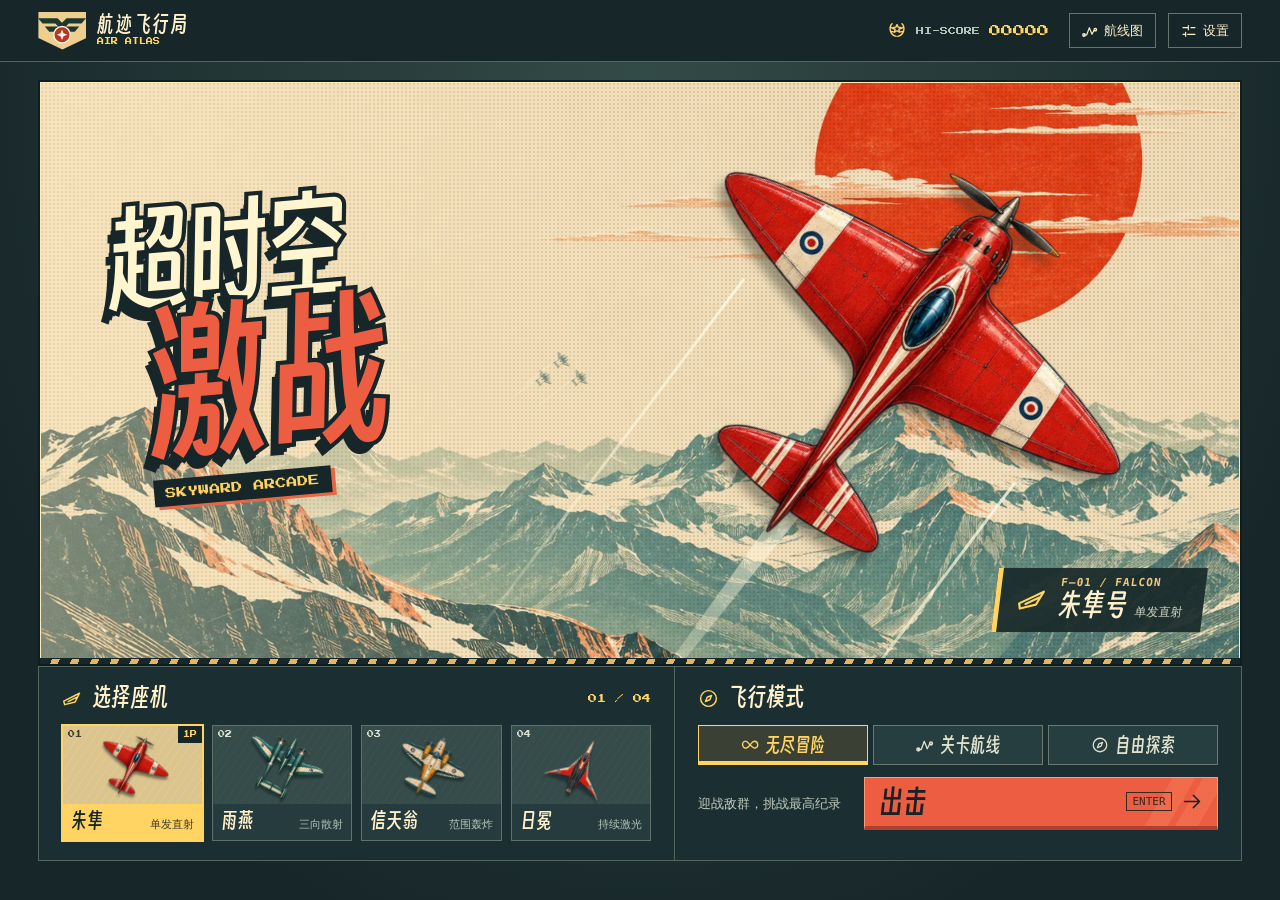
<file: game/index.html>
<!doctype html>
<html lang="zh-CN">
<head>
    <meta charset="utf-8">
    <meta name="viewport" content="width=device-width, initial-scale=1, viewport-fit=cover">
    <meta name="theme-color" content="#172629">
    <title>超时空激战 · 航迹飞行局</title>
    <link rel="icon" href="art/roundel.svg" type="image/svg+xml">
    <link rel="stylesheet" href="interface.css">
    <link rel="stylesheet" href="arcade-menu.css">
    <link rel="stylesheet" href="flight.css">
</head>
<body>
    <header class="mast">
        <div class="mast-inner">
            <button class="brand" data-action="hangar" id="nav-hangar" aria-label="返回飞行机库" aria-current="page">
                <img src="art/roundel.svg" width="48" height="40" alt=""><span><b>航迹飞行局</b><small>AIR ATLAS</small></span>
            </button>
            <div class="pilot-record" aria-label="最高纪录"><i data-icon="laurel"></i><span lang="en">HI-SCORE</span><b id="best-score" class="mono">00000</b></div>
            <button class="command" data-action="routes" id="nav-routes"><i data-icon="route"></i><span>航线图</span></button>
            <button class="command" id="open-settings" data-action="settings" aria-label="设置"><i data-icon="sliders"></i><span>设置</span></button>
        </div>
    </header>
    <main id="lobby" aria-labelledby="game-title">
        <div class="command-deck">
            <section class="poster" aria-labelledby="game-title">
                <canvas id="hangar-sky" aria-hidden="true"></canvas>
                <div class="poster-title"><h1 id="game-title"><span>超时空</span><strong>激战</strong></h1><span class="title-kicker" lang="en">SKYWARD ARCADE</span></div>
                <div class="flyby"><div class="formation"><span class="wing-trail left"></span><span class="wing-trail right"></span><span class="engine-flare"></span><img id="poster-plane" src="art/default.webp" alt=""></div></div>
                <div class="pilot-tag"><i data-icon="wing"></i><div><small id="plane-code" class="en"></small><strong id="plane-title"></strong><span id="plane-role"></span></div></div>
            </section>
            <section class="fleet" aria-labelledby="fleet-title">
                <header class="section-bar"><h2 id="fleet-title"><i data-icon="wing"></i>选择座机</h2><span id="fleet-count" class="mono"></span></header>
                <div id="fleet-options"></div>
            </section>
            <section class="dispatch" aria-labelledby="dispatch-title">
                <header class="section-bar"><h2 id="dispatch-title"><i data-icon="compass"></i>飞行模式</h2></header>
                <div id="mode-options" role="group" aria-labelledby="dispatch-title"></div>
                <div class="sortie-line"><p id="mode-brief"></p><button type="button" class="primary launch" id="launch" data-action="launch"><span>出击</span><kbd>ENTER</kbd><i data-icon="arrow"></i></button></div>
            </section>
        </div>
    </main>
    <main id="routes" class="desk" hidden>
        <div class="route-layout">
            <section class="route-poster">
                <div class="section-eyebrow">ROUTE ATLAS</div><h1>航线图</h1>
                <div id="map-diagram"></div><div class="route-map-note"><b id="map-name"></b><span id="map-progress"></span></div>
            </section>
            <section class="schedule"><header class="section-bar"><h2>选择作战航段</h2><span class="mono">01 — 07</span></header><div id="route-list"></div><button class="primary" data-action="start-level">执飞此航段 <i data-icon="arrow"></i></button></section>
        </div>
    </main>
    <main id="flight" hidden>
        <div class="flight-layout">
            <div class="airspace">
                <canvas id="gameCanvas" width="600" height="800" tabindex="-1" aria-label="飞行空域，使用方向键、WASD 或触屏拖动战机"></canvas>
                <div class="field-alert" id="field-alert" role="status" hidden></div>
            </div>
            <aside class="instruments" aria-label="飞行仪表">
                <header class="instrument-title"><div><small class="en" id="flight-heading">FLIGHT LOG</small><h2 id="flight-mode"></h2></div><button data-action="pause" id="pause" aria-label="暂停飞行"><i data-icon="pause"></i></button></header>
                <div class="score-read"><span>飞行得分</span><b id="flight-score" class="mono"></b></div>
                <div class="dials">
                    <div class="dial"><span>机体</span><div class="life-pips" id="life-pips"></div></div>
                    <div class="dial"><span>升级进度</span><div class="meter" id="xp-meter" role="progressbar" aria-label="升级进度" aria-valuemin="0" aria-valuemax="100"><i id="xp-bar"></i></div><b id="level-read"></b></div>
                </div>
                <div class="log-craft"><img id="flight-craft" alt=""><div><small class="en" id="flight-code"></small><b id="flight-name"></b></div></div>
                <section class="loadout"><h3>已装配</h3><p id="buff-log"></p></section>
                <button class="boost" id="boost" data-action="boost"><i data-icon="bolt"></i><span>超频</span><b class="mono" id="energy-read"></b></button>
                <p class="control-note" id="control-note"></p>
            </aside>
        </div>
    </main>
    <dialog id="sheet" aria-labelledby="sheet-title"><div class="sheet-body"><header class="sheet-head"><div><small class="en" id="sheet-code"></small><h2 id="sheet-title"></h2></div><button class="icon-button" id="sheet-close" data-action="back" aria-label="返回"><i data-icon="close"></i></button></header><div id="sheet-content"></div></div></dialog>
    <div id="save-status" role="status" hidden></div>
    <script src="js/core.js"></script>
    <script src="js/constants.js"></script>
    <script src="js/save.js"></script>
    <script src="js/audio.js"></script>
    <script src="js/state.js"></script>
    <script src="js/levels.js"></script>
    <script src="js/entities/particle.js"></script>
    <script src="js/systems/collision.js"></script>
    <script src="js/entities/craft.js"></script>
    <script src="js/crafts/default.js"></script>
    <script src="js/crafts/skysovereign.js"></script>
    <script src="js/crafts/mozi.js"></script>
    <script src="js/crafts/chiHong.js"></script>
    <script src="js/systems/buff.js"></script>
    <script src="js/entities/player.js"></script>
    <script src="js/entities/bullet.js"></script>
    <script src="js/entities/gem.js"></script>
    <script src="js/entities/enemy.js"></script>
    <script src="js/entities/enemies/basic.js"></script>
    <script src="js/entities/enemies/shooter.js"></script>
    <script src="js/entities/enemies/rusher.js"></script>
    <script src="js/entities/enemies/minion.js"></script>
    <script src="js/entities/enemies/spinner.js"></script>
    <script src="js/entities/enemies/phantom.js"></script>
    <script src="js/entities/boss.js"></script>
    <script src="js/entities/bosses/one_eye_king.js"></script>
    <script src="js/entities/bosses/night_fury.js"></script>
    <script src="js/entities/bosses/ice_evil_king.js"></script>
    <script src="js/entities/bosses/julingshen.js"></script>
    <script src="js/flightArt.js"></script>
    <script src="js/arcadeFx.js"></script>
    <script src="js/ui/debugger.js"></script>
    <script src="js/ui/dispatch.js"></script>
    <script src="js/input.js"></script>
    <script src="js/gameLoop.js"></script>
    <script src="js/main.js"></script>
</body>
</html>
</file>
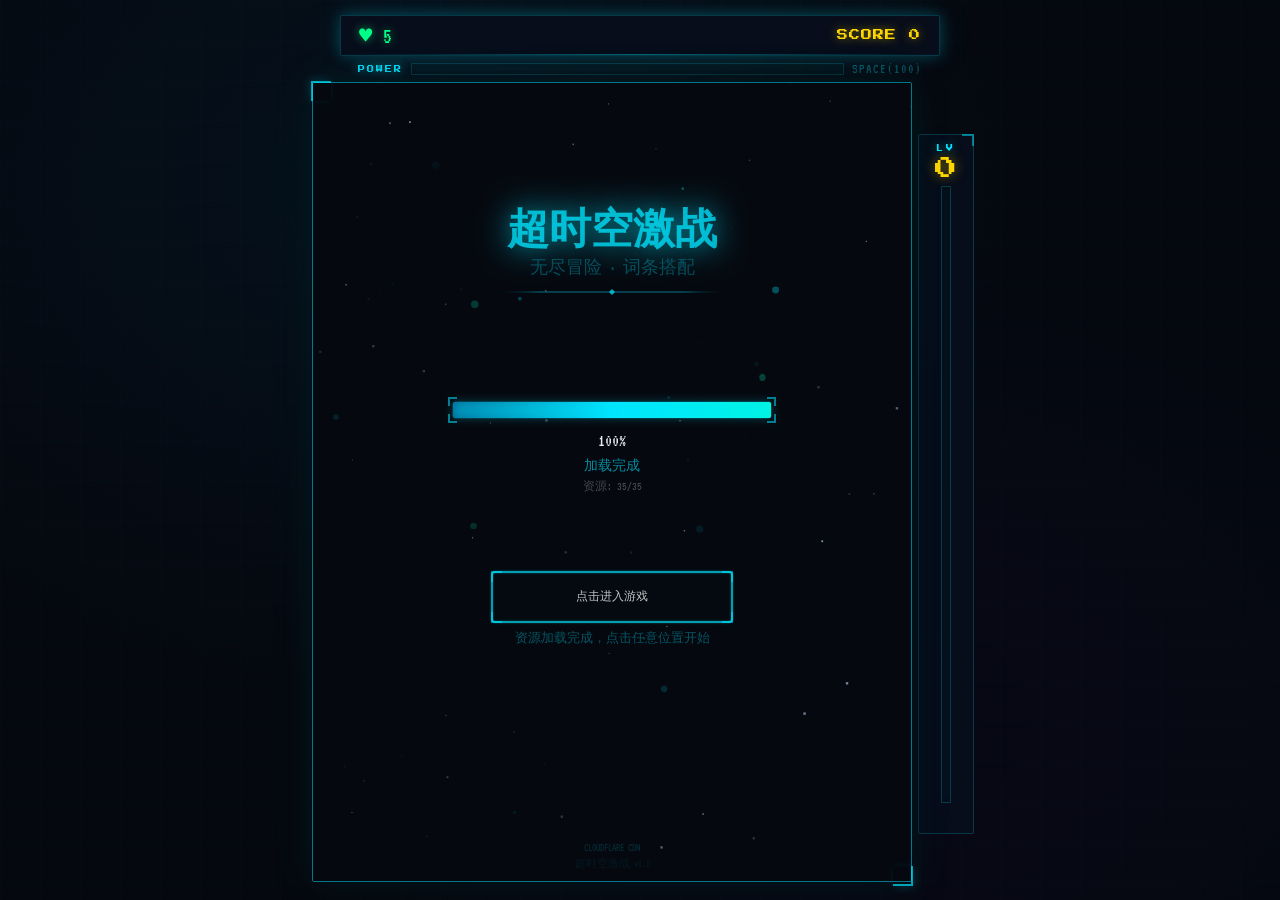
<file: 肉鸽飞机大战/index.html>
<!DOCTYPE html>
<html lang="zh">
<head>
    <meta charset="UTF-8">
    <meta name="viewport" content="width=device-width, initial-scale=1.0, maximum-scale=1.0, user-scalable=no, viewport-fit=cover">
    <title>超时空激战</title>
    <style>
        @import url('https://fonts.googleapis.com/css2?family=Press+Start+2P&family=VT323&display=swap');

        @font-face {
            font-family: 'HYPixel';
            src: url('font/HYPixel11pxU-2.ttf') format('truetype');
        }

        * {
            margin: 0;
            padding: 0;
            box-sizing: border-box;
        }

        :root {
            --sci-bg:             #05080f;
            --sci-bg-panel:       rgba(8, 14, 28, 0.88);
            --sci-bg-card:        rgba(12, 18, 38, 0.92);
            --sci-primary:        #00e5ff;
            --sci-primary-dim:    rgba(0, 229, 255, 0.12);
            --sci-primary-glow:   rgba(0, 229, 255, 0.35);
            --sci-accent:         #00ffcc;
            --sci-gold:           #ffd700;
            --sci-green:          #00ff88;
            --sci-red:            #ff3355;
            --sci-magenta:        #ff00e5;
            --sci-white:          #e8e8f0;
            --sci-dim:            rgba(255, 255, 255, 0.3);
            --sci-border:         rgba(0, 229, 255, 0.2);
            --sci-border-bright:  rgba(0, 229, 255, 0.5);
            --sci-glow-cyan:      0 0 15px rgba(0, 229, 255, 0.25), 0 0 40px rgba(0, 229, 255, 0.08);
            --sci-glow-green:     0 0 12px rgba(0, 255, 136, 0.3);
            --sci-glow-red:       0 0 12px rgba(255, 51, 85, 0.3);
            --sci-glow-gold:      0 0 12px rgba(255, 215, 0, 0.3);
            --sci-rare:           #00ff88;
            --sci-epic:           #bb66ff;
            --sci-legendary:      #ff3355;
        }

        body {
            display: flex;
            flex-direction: column;
            align-items: center;
            justify-content: center;
            min-height: 100vh;
            background:
                radial-gradient(ellipse at 30% 20%, rgba(0, 80, 120, 0.12) 0%, transparent 50%),
                radial-gradient(ellipse at 70% 80%, rgba(40, 0, 100, 0.08) 0%, transparent 50%),
                var(--sci-bg);
            font-family: 'VT323', monospace;
            overflow: hidden;
            touch-action: manipulation;
        }

        /* 细网格背景装饰 */
        body::before {
            content: '';
            position: fixed;
            top: 0; left: 0; right: 0; bottom: 0;
            background-image:
                linear-gradient(rgba(0, 229, 255, 0.015) 1px, transparent 1px),
                linear-gradient(90deg, rgba(0, 229, 255, 0.015) 1px, transparent 1px);
            background-size: 40px 40px;
            pointer-events: none;
            z-index: 0;
        }

        #game-wrap {
            display: flex;
            flex-direction: column;
            align-items: center;
            gap: 4px;
            position: relative;
            z-index: 1;
        }

        #game-row {
            display: flex;
            align-items: center;
            gap: 6px;
        }

        /* ── 通用面板样式 ── */
        .sci-panel {
            background: var(--sci-bg-panel);
            border: 1px solid var(--sci-border);
            backdrop-filter: blur(4px);
            -webkit-backdrop-filter: blur(4px);
            position: relative;
        }
        .sci-panel::before {
            content: '';
            position: absolute;
            top: -1px; left: -1px; right: -1px; bottom: -1px;
            border-radius: inherit;
            background: linear-gradient(135deg, rgba(0,229,255,0.15) 0%, transparent 40%, transparent 60%, rgba(0,229,255,0.08) 100%);
            pointer-events: none;
            z-index: 0;
        }

        /* ── 角落装饰 ── */
        .sci-corner {
            position: relative;
        }
        .sci-corner::after {
            content: '';
            position: absolute;
            top: -1px; left: -1px;
            width: 12px; height: 12px;
            border-top: 2px solid var(--sci-primary);
            border-left: 2px solid var(--sci-primary);
            opacity: 0.6;
            pointer-events: none;
        }

        /* ── Top Bar ── */
        #top-bar {
            display: flex;
            justify-content: space-between;
            align-items: center;
            width: 600px;
            padding: 7px 18px;
            background: var(--sci-bg-panel);
            border: 1px solid var(--sci-border);
            border-radius: 2px;
            box-shadow: var(--sci-glow-cyan);
            position: relative;
            overflow: hidden;
        }
        #top-bar::after {
            content: '';
            position: absolute;
            bottom: 0; left: 0; right: 0;
            height: 1px;
            background: linear-gradient(90deg, transparent, var(--sci-primary), transparent);
            opacity: 0.4;
        }

        #top-bar .life {
            color: var(--sci-green);
            font-family: 'VT323', monospace;
            font-size: 22px;
            font-weight: 400;
            width: 100px;
            text-shadow: 0 0 10px rgba(0, 255, 136, 0.5);
            letter-spacing: 1px;
        }

        #top-bar .score {
            color: var(--sci-gold);
            font-family: 'Press Start 2P', monospace;
            font-size: 11px;
            font-weight: 400;
            width: 150px;
            text-align: right;
            text-shadow: 0 0 10px rgba(255, 215, 0, 0.5);
            letter-spacing: 1px;
        }

        /* ── Boss Bar ── */
        #top-bar .boss-bar-wrap {
            display: none;
            flex: 1;
            flex-direction: column;
            align-items: center;
            gap: 3px;
            margin: 0 12px;
        }
        #top-bar .boss-bar-wrap.active { display: flex; }

        #top-bar .boss-name {
            color: var(--sci-red);
            font-family: 'VT323', monospace;
            font-size: 14px;
            letter-spacing: 3px;
            text-transform: uppercase;
            text-shadow: 0 0 10px rgba(255, 51, 85, 0.5);
        }

        #top-bar .boss-bar-bg {
            width: 100%;
            max-width: 280px;
            height: 14px;
            background: rgba(255, 51, 85, 0.06);
            border: 1px solid rgba(255, 51, 85, 0.25);
            border-radius: 1px;
            overflow: hidden;
            box-shadow: inset 0 0 6px rgba(0,0,0,0.6);
        }

        #top-bar .boss-bar-fill {
            height: 100%;
            background: linear-gradient(90deg, #ff3355, #ff6644, #ff3355);
            background-size: 200% 100%;
            animation: bossBarShimmer 2s linear infinite;
            width: 100%;
            transition: width 0.15s ease-out;
            border-radius: 1px;
            box-shadow: 0 0 10px rgba(255, 51, 85, 0.5);
        }

        @keyframes bossBarShimmer {
            0% { background-position: 200% 0; }
            100% { background-position: -200% 0; }
        }

        /* ── Energy Bar ── */
        #energy-bar-wrap {
            display: flex;
            align-items: center;
            gap: 8px;
            width: 600px;
            padding: 2px 18px;
        }

        #energy-label {
            color: var(--sci-primary);
            font-family: 'Press Start 2P', monospace;
            font-size: 7px;
            white-space: nowrap;
            letter-spacing: 2px;
            text-shadow: 0 0 8px rgba(0, 229, 255, 0.6);
        }

        #energy-bar-bg {
            flex: 1;
            height: 12px;
            background: rgba(0, 229, 255, 0.04);
            border: 1px solid rgba(0, 229, 255, 0.15);
            border-radius: 1px;
            overflow: hidden;
            box-shadow: inset 0 0 6px rgba(0,0,0,0.5);
        }

        #energy-bar-fill {
            height: 100%;
            background: linear-gradient(90deg, #003366, #00e5ff, #00ffcc);
            width: 0%;
            transition: width 0.15s ease-out;
            border-radius: 1px;
            box-shadow: 0 0 8px rgba(0, 229, 255, 0.4);
            position: relative;
        }
        #energy-bar-fill::after {
            content: '';
            position: absolute;
            top: 0; right: 0;
            width: 4px; height: 100%;
            background: rgba(255,255,255,0.6);
            border-radius: 1px;
        }

        #energy-bar-fill.full {
            background: linear-gradient(90deg, #ff8800, #ffd700, #fff3b0);
            box-shadow: 0 0 16px rgba(255, 215, 0, 0.8), 0 0 30px rgba(255, 215, 0, 0.3);
            animation: energyPulse 0.4s ease-in-out infinite alternate;
        }

        @keyframes energyPulse {
            0% { box-shadow: 0 0 10px rgba(255,215,0,0.5), 0 0 20px rgba(255,215,0,0.2); }
            100% { box-shadow: 0 0 20px rgba(255,215,0,1), 0 0 40px rgba(255,215,0,0.5); }
        }

        #energy-key-hint {
            color: rgba(0, 229, 255, 0.35);
            font-family: 'VT323', monospace;
            font-size: 14px;
            white-space: nowrap;
            letter-spacing: 1px;
        }

        /* ── Canvas ── */
        #canvas-wrap {
            position: relative;
            display: inline-block;
        }

        #canvas-inner {
            position: relative;
            display: inline-block;
        }

        canvas {
            border: 1px solid var(--sci-border-bright);
            border-radius: 2px;
            image-rendering: pixelated;
            image-rendering: crisp-edges;
            display: block;
            box-shadow:
                0 0 30px rgba(0, 229, 255, 0.08),
                0 0 60px rgba(0, 229, 255, 0.04),
                0 4px 30px rgba(0, 0, 0, 0.7),
                inset 0 0 60px rgba(0, 229, 255, 0.02);
            position: relative;
            z-index: 1;
            touch-action: none;
        }
        /* Canvas 四角光标装饰 */
        #canvas-wrap::before,
        #canvas-wrap::after {
            content: '';
            position: absolute;
            width: 18px; height: 18px;
            z-index: 2;
            pointer-events: none;
        }
        #canvas-wrap::before {
            top: -1px; left: -1px;
            border-top: 2px solid var(--sci-primary);
            border-left: 2px solid var(--sci-primary);
            opacity: 0.7;
            box-shadow: -2px -2px 8px rgba(0, 229, 255, 0.2);
        }
        #canvas-wrap::after {
            bottom: -1px; right: -1px;
            border-bottom: 2px solid var(--sci-primary);
            border-right: 2px solid var(--sci-primary);
            opacity: 0.7;
            box-shadow: 2px 2px 8px rgba(0, 229, 255, 0.2);
        }

        #crt-overlay {
            display: none;
        }

        /* ── Level Bar ── */
        #level-bar {
            display: flex;
            flex-direction: column;
            align-items: center;
            width: 56px;
            height: 700px;
            padding: 10px 5px;
            gap: 6px;
            background: var(--sci-bg-panel);
            border: 1px solid var(--sci-border);
            border-radius: 2px;
            position: relative;
        }
        #level-bar::after {
            content: '';
            position: absolute;
            top: -1px; right: -1px;
            width: 10px; height: 10px;
            border-top: 2px solid var(--sci-primary);
            border-right: 2px solid var(--sci-primary);
            opacity: 0.5;
            pointer-events: none;
        }

        #level-label {
            color: var(--sci-primary);
            font-family: 'Press Start 2P', monospace;
            font-size: 7px;
            letter-spacing: 3px;
            text-shadow: 0 0 8px rgba(0, 229, 255, 0.5);
        }

        #level-num {
            color: var(--sci-gold);
            font-family: 'Press Start 2P', monospace;
            font-size: 22px;
            line-height: 1;
            text-shadow: 0 0 12px rgba(255, 215, 0, 0.5);
        }

        #level-track {
            width: 10px;
            height: 100%;
            background: rgba(0, 229, 255, 0.04);
            border: 1px solid var(--sci-border);
            border-radius: 1px;
            overflow: hidden;
            display: flex;
            flex-direction: column;
            justify-content: flex-start;
            box-shadow: inset 0 0 6px rgba(0,0,0,0.5);
        }

        #level-fill {
            width: 100%;
            background: linear-gradient(180deg, #00ffcc, #00e5ff);
            border-radius: 1px;
            transition: height 0.3s ease-out;
            height: 0%;
            flex-shrink: 0;
            box-shadow: 0 0 6px rgba(0, 229, 255, 0.5);
        }

        #level-next {
            color: var(--sci-dim);
            font-family: 'VT323', monospace;
            font-size: 12px;
            text-align: center;
            min-height: 14px;
            letter-spacing: 0.5px;
        }

        #buff-list {
            display: flex;
            flex-direction: column;
            align-items: center;
            gap: 3px;
            width: 100%;
            padding: 4px 0;
        }

        .buff-tag {
            font-family: 'HYPixel', monospace;
            font-size: 14px;
            padding: 2px 6px;
            border-radius: 1px;
            background: rgba(0, 229, 255, 0.04);
            border-left: 2px solid var(--sci-white);
            border: 1px solid rgba(0, 229, 255, 0.08);
            border-left: 2px solid var(--sci-white);
            white-space: nowrap;
            width: 100%;
            text-align: center;
        }

        /* ── Mobile Layout Overrides ── */
        .is-mobile body {
            justify-content: flex-start;
            overflow: hidden;
            position: fixed;
            width: 100%;
            height: 100%;
            height: 100dvh;
        }

        .is-mobile #game-wrap {
            display: flex;
            flex-direction: column;
            align-items: center;
            width: 100vw;
            height: 100vh;
            height: 100dvh;
            gap: 0;
            transform: none !important;
            transform-origin: initial;
        }

        .is-mobile #top-bar,
        .is-mobile #energy-bar-wrap {
            display: none !important;
        }

        .is-mobile #game-row {
            display: flex;
            flex-direction: column;
            align-items: center;
            flex: 1;
            min-height: 0;
            gap: 0;
            width: 100%;
        }

        .is-mobile #game-row > div:first-child {
            display: none;
        }

        .is-mobile #level-bar {
            display: none !important;
        }

        .is-mobile #canvas-wrap {
            position: relative;
            display: flex;
            justify-content: center;
            align-items: center;
            width: 100%;
            flex: 1;
            min-height: 0;
            overflow: hidden;
        }

        .is-mobile #canvas-inner {
            position: relative;
            display: inline-block;
            line-height: 0;
        }

        .is-mobile #canvas-wrap::before,
        .is-mobile #canvas-wrap::after {
            display: none;
        }

        .is-mobile canvas {
            border: none;
            border-radius: 0;
            box-shadow: none;
            display: block;
            margin: 0 auto;
        }

        /* ── Mobile HUD Overlay ── */
        #mobile-hud-overlay { display: none; }
        .is-mobile #mobile-hud-overlay {
            display: flex;
            flex-direction: column;
            gap: 2px;
            position: absolute;
            top: 0; left: 0; right: 0;
            padding: 6px 10px;
            padding-top: calc(6px + env(safe-area-inset-top, 0px));
            background: linear-gradient(180deg, rgba(5,8,15,0.75) 0%, rgba(5,8,15,0.3) 70%, transparent 100%);
            z-index: 5;
            pointer-events: none;
        }

        .mhud-row {
            display: flex;
            justify-content: space-between;
            align-items: center;
        }
        .mhud-life {
            color: #00ff88;
            font-family: 'VT323', monospace;
            font-size: 20px;
            text-shadow: 0 0 8px rgba(0,255,136,0.5);
        }
        .mhud-level {
            color: #ffd700;
            font-family: 'Press Start 2P', monospace;
            font-size: 10px;
            text-shadow: 0 0 8px rgba(255,215,0,0.5);
        }
        .mhud-score {
            color: #ffd700;
            font-family: 'Press Start 2P', monospace;
            font-size: 10px;
            text-shadow: 0 0 8px rgba(255,215,0,0.5);
        }
        .mhud-energy-row {
            display: flex;
            align-items: center;
            gap: 6px;
        }
        .mhud-energy-bg {
            flex: 1;
            height: 8px;
            background: rgba(0,229,255,0.08);
            border: 1px solid rgba(0,229,255,0.2);
            border-radius: 1px;
            overflow: hidden;
        }
        .mhud-energy-fill {
            height: 100%;
            background: linear-gradient(90deg, #003366, #00e5ff, #00ffcc);
            width: 0%;
            transition: width 0.15s ease-out;
            border-radius: 1px;
        }
        .mhud-energy-fill.full {
            background: linear-gradient(90deg, #ff8800, #ffd700, #fff3b0);
            animation: energyPulse 0.4s ease-in-out infinite alternate;
        }
        .mhud-energy-hint {
            color: rgba(0,229,255,0.5);
            font-family: 'VT323', monospace;
            font-size: 13px;
            white-space: nowrap;
            min-width: 55px;
        }
        .mhud-boss-row {
            display: none;
            align-items: center;
            gap: 6px;
        }
        .mhud-boss-row.active { display: flex; }
        .mhud-boss-name {
            color: #ff3355;
            font-family: 'VT323', monospace;
            font-size: 12px;
            letter-spacing: 2px;
            white-space: nowrap;
        }
        .mhud-boss-bg {
            flex: 1;
            height: 10px;
            background: rgba(255,51,85,0.08);
            border: 1px solid rgba(255,51,85,0.25);
            border-radius: 1px;
            overflow: hidden;
        }
        .mhud-boss-fill {
            height: 100%;
            background: linear-gradient(90deg, #ff3355, #ff6644, #ff3355);
            width: 100%;
            transition: width 0.15s ease-out;
            border-radius: 1px;
        }

        /* ── Mobile Buff Overlay ── */
        #mobile-buff-overlay { display: none; }
        .is-mobile #mobile-buff-overlay {
            display: flex;
            flex-wrap: wrap;
            gap: 3px;
            position: absolute;
            bottom: 4px;
            left: 4px;
            max-width: 50%;
            z-index: 5;
            pointer-events: none;
        }
        .is-mobile #mobile-buff-overlay:empty { display: none; }
        .mbuff-tag {
            font-family: 'HYPixel', monospace;
            font-size: 11px;
            padding: 1px 4px;
            background: rgba(5,8,15,0.7);
            border-left: 2px solid #e8e8f0;
            white-space: nowrap;
        }

        /* ── Mobile Level Overlay ── */
        #mobile-level-overlay { display: none; }
        .is-mobile #mobile-level-overlay {
            display: flex;
            align-items: center;
            gap: 4px;
            position: absolute;
            bottom: 88px;
            right: 4px;
            padding: 2px 6px;
            background: rgba(5,8,15,0.6);
            border: 1px solid rgba(0,229,255,0.15);
            border-radius: 2px;
            z-index: 5;
            pointer-events: none;
        }
        #mlevel-num {
            color: #ffd700;
            font-family: 'Press Start 2P', monospace;
            font-size: 10px;
        }
        .mlevel-bar-bg {
            width: 40px;
            height: 6px;
            background: rgba(0,229,255,0.08);
            border: 1px solid rgba(0,229,255,0.15);
            border-radius: 1px;
            overflow: hidden;
        }
        .mlevel-bar-fill {
            height: 100%;
            background: linear-gradient(90deg, #00ffcc, #00e5ff);
            width: 0%;
            transition: width 0.3s ease-out;
            border-radius: 1px;
        }
        #mlevel-next {
            color: rgba(255,255,255,0.3);
            font-family: 'VT323', monospace;
            font-size: 11px;
        }

        /* ── Mobile Controls Area ── (hidden, replaced by canvas overlays) */
        #mobile-controls { display: none !important; }

        /* ── Mobile Canvas Overlay Buttons ── */
        .mobile-overlay-btn {
            display: none;
            position: absolute;
            z-index: 10;
            pointer-events: auto;
            touch-action: manipulation;
            -webkit-tap-highlight-color: transparent;
            user-select: none;
        }
        .is-mobile .mobile-overlay-btn { display: flex; }

        #mobile-oc-overlay {
            right: 12px;
            bottom: 16px;
            width: 64px;
            height: 64px;
            border-radius: 50%;
            background: rgba(255,215,0,0.1);
            border: 2px solid rgba(255,215,0,0.35);
            align-items: center;
            justify-content: center;
            color: rgba(255,215,0,0.8);
            font-family: 'Press Start 2P', monospace;
            font-size: 10px;
        }

        #mobile-pause-overlay {
            left: 8px;
            top: 8px;
            width: 40px;
            height: 40px;
            border-radius: 2px;
            background: rgba(8,14,28,0.82);
            border: 1px solid rgba(0,229,255,0.25);
            align-items: center;
            justify-content: center;
            gap: 3px;
        }
        #mobile-pause-overlay span {
            display: block;
            width: 4px;
            height: 14px;
            background: rgba(0,229,255,0.6);
            border-radius: 1px;
        }

        /* ── Mobile Landscape ── */
        @media (orientation: landscape) {
            .is-mobile #mobile-oc-overlay {
                width: 56px;
                height: 56px;
                font-size: 9px;
            }
        }
    </style>
</head>
<body>
    <div id="game-wrap">
        <div id="top-bar">
            <span class="life">&#9829; <span id="life-val">5</span></span>
            <span id="stage-info" style="display:none;color:#00e5ff;font-family:'Press Start 2P',monospace;font-size:9px;letter-spacing:2px;text-shadow:0 0 10px rgba(0,229,255,0.6);"></span>
            <div class="boss-bar-wrap" id="boss-bar-wrap">
                <span class="boss-name" id="boss-name">BOSS</span>
                <div class="boss-bar-bg">
                    <div class="boss-bar-fill" id="boss-bar-fill"></div>
                </div>
            </div>
            <span class="score">SCORE <span id="score-val">0</span></span>
        </div>
        <div id="energy-bar-wrap">
            <span id="energy-label">POWER</span>
            <div id="energy-bar-bg">
                <div id="energy-bar-fill"></div>
            </div>
            <span id="energy-key-hint">SPACE(100)</span>
        </div>
        <div id="game-row">
            <div>
                <div id="buff-list"></div>
            </div>
            <div id="canvas-wrap">
                <div id="canvas-inner">
                    <canvas id="gameCanvas"></canvas>
                    <div id="crt-overlay"></div>
                    <!-- Mobile overlay buttons (hidden on desktop via CSS) -->
                    <div id="mobile-pause-overlay" class="mobile-overlay-btn"><span></span><span></span></div>
                    <div id="mobile-oc-overlay" class="mobile-overlay-btn">OC</div>
                    <!-- Mobile HUD overlays (hidden on desktop via CSS) -->
                    <div id="mobile-hud-overlay">
                        <div class="mhud-row">
                            <span class="mhud-life">&#9829; <span id="mhud-life-val">5</span></span>
                            <span class="mhud-level">Lv.<span id="mhud-level-num">0</span></span>
                            <span class="mhud-score">SCORE <span id="mhud-score-val">0</span></span>
                        </div>
                        <div class="mhud-energy-row">
                            <div class="mhud-energy-bg">
                                <div class="mhud-energy-fill" id="mhud-energy-fill"></div>
                            </div>
                            <span class="mhud-energy-hint" id="mhud-energy-hint">OC(100)</span>
                        </div>
                        <div class="mhud-boss-row" id="mhud-boss-row">
                            <span class="mhud-boss-name" id="mhud-boss-name">BOSS</span>
                            <div class="mhud-boss-bg">
                                <div class="mhud-boss-fill" id="mhud-boss-fill"></div>
                            </div>
                        </div>
                    </div>
                    <div id="mobile-buff-overlay"></div>
                    <div id="mobile-level-overlay">
                        <span id="mlevel-num">0</span>
                        <div class="mlevel-bar-bg"><div class="mlevel-bar-fill" id="mlevel-fill"></div></div>
                        <span id="mlevel-next"></span>
                    </div>
                </div>
            </div>
            <div id="mobile-controls"></div>
            <div id="level-bar">
                <div id="level-label">LV</div>
                <div id="level-num">0</div>
                <div id="level-track">
                    <div id="level-fill"></div>
                </div>
                <div id="level-next"></div>
            </div>
        </div>
    </div>
    <script>var IS_MOBILE=/Mobi|Android|iPhone|iPad/i.test(navigator.userAgent)||('ontouchstart' in window&&Math.min(window.innerWidth,window.innerHeight)<768);if(IS_MOBILE)document.body.classList.add('is-mobile');</script>
    <script src="js/core.js"></script>
    <script src="js/constants.js"></script>
    <script src="js/save.js"></script>
    <script src="js/audio.js"></script>
    <script src="js/state.js"></script>
    <script src="js/levels.js"></script>
    <script src="js/entities/particle.js"></script>
    <script src="js/systems/background.js"></script>
    <script src="js/systems/collision.js"></script>
    <script src="js/ui/common.js"></script>

    <!-- 战机注册表 + 具体战机 -->
    <script src="js/entities/craft.js"></script>
    <script src="js/crafts/default.js"></script>
    <script src="js/crafts/skysovereign.js"></script>
    <script src="js/crafts/mozi.js"></script>
    <script src="js/crafts/chiHong.js"></script>
    <script src="js/systems/buff.js"></script>
    <script src="js/ui/hud.js"></script>
    <script src="js/ui/startScreen.js"></script>
    <script src="js/ui/levelMap.js"></script>
    <script src="js/ui/debugger.js"></script>
    <script src="js/ui/pauseOverlay.js"></script>
    <script src="js/ui/gameOver.js"></script>
    <script src="js/entities/player.js"></script>
    <script src="js/entities/bullet.js"></script>
    <script src="js/entities/gem.js"></script>

    <!-- 敌人注册表 + 具体敌人 -->
    <script src="js/entities/enemy.js"></script>
    <script src="js/entities/enemies/basic.js"></script>
    <script src="js/entities/enemies/shooter.js"></script>
    <script src="js/entities/enemies/rusher.js"></script>
    <script src="js/entities/enemies/minion.js"></script>
    <script src="js/entities/enemies/spinner.js"></script>
    <script src="js/entities/enemies/phantom.js"></script>

    <!-- Boss 注册表 + 具体 Boss -->
    <script src="js/entities/boss.js"></script>
    <script src="js/entities/bosses/one_eye_king.js"></script>
    <script src="js/entities/bosses/night_fury.js"></script>
    <script src="js/entities/bosses/ice_evil_king.js"></script>
    <script src="js/entities/bosses/julingshen.js"></script>

    <script src="js/input.js"></script>
    <script src="js/gameLoop.js"></script>
    <script src="js/main.js"></script>
    <script src="js/mobile.js"></script>
</body>
</html>
</file>
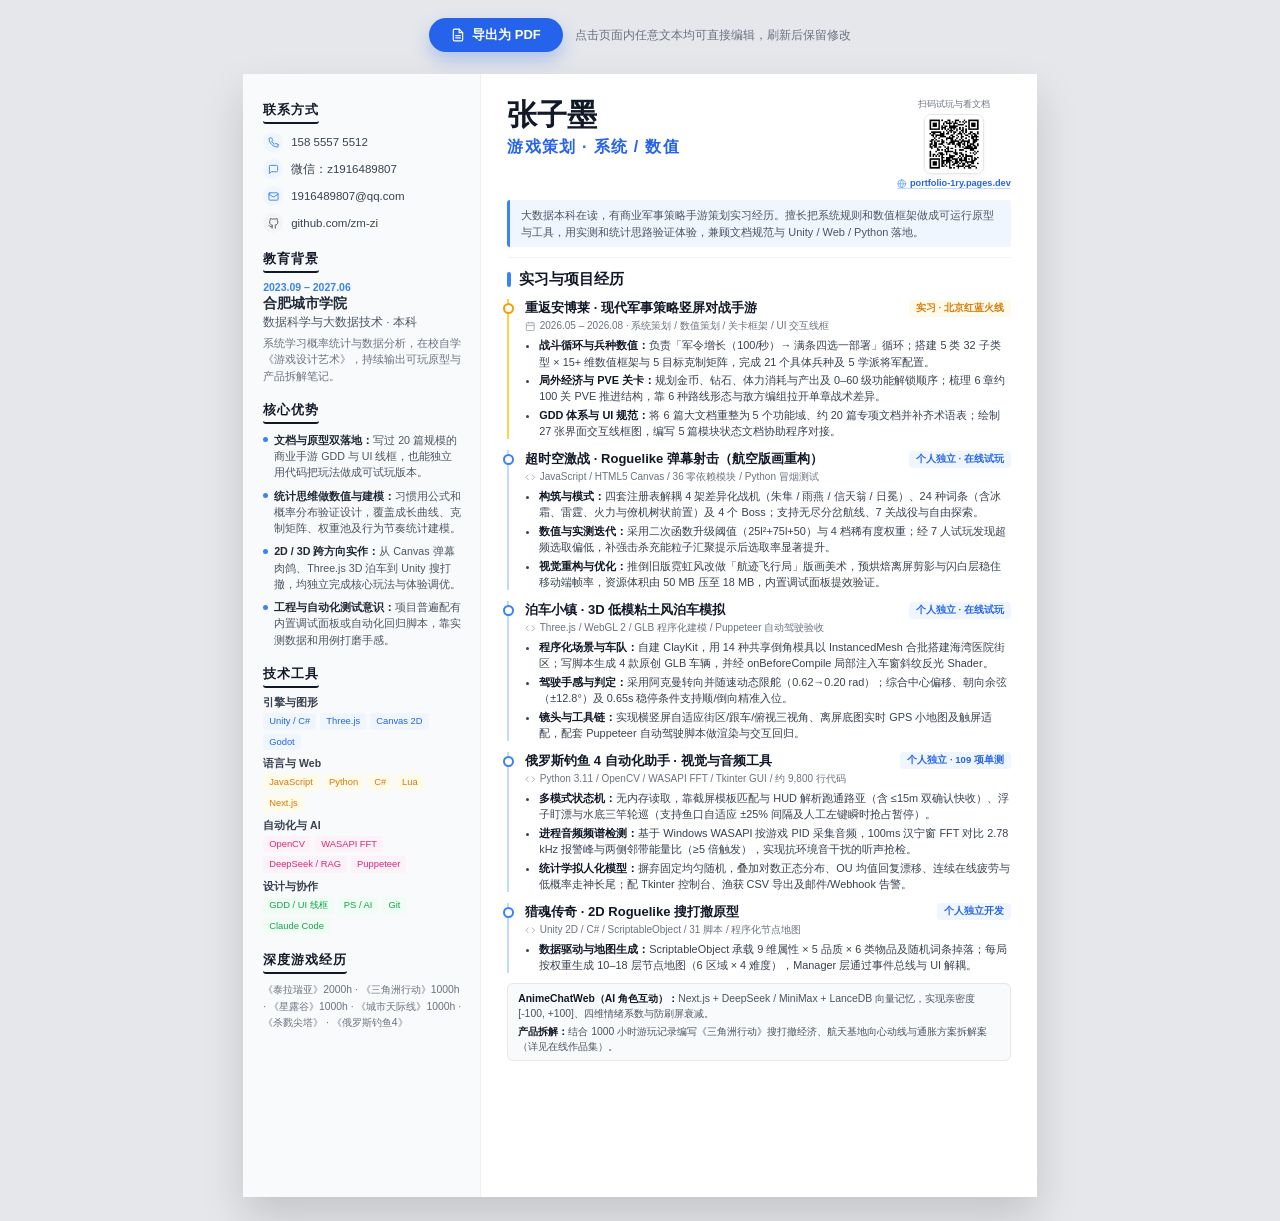
<file: assets/resume.html>
<!DOCTYPE html>
<html lang="zh-CN">
<head>
  <meta charset="UTF-8">
  <meta name="viewport" content="width=device-width, initial-scale=1.0">
  <title>张子墨 - 游戏策划简历</title>
  <style>
    @page {
      size: A4 portrait;
      margin: 0;
    }

    * {
      box-sizing: border-box;
      margin: 0;
      padding: 0;
    }

    body {
      font-family: "Microsoft YaHei", "PingFang SC", "Noto Sans SC", -apple-system, BlinkMacSystemFont, sans-serif;
      background-color: #e5e7eb;
      color: #374151;
      -webkit-print-color-adjust: exact;
      print-color-adjust: exact;
    }

    @media print {
      html, body {
        width: 210mm;
        height: 297mm;
        background: #ffffff;
      }
      .no-print {
        display: none !important;
      }
      .a4-container {
        box-shadow: none !important;
        margin: 0 !important;
        page-break-after: avoid;
      }
    }

    /* Toolbar (screen only) */
    .toolbar {
      text-align: center;
      padding: 18px 16px 10px;
      display: flex;
      align-items: center;
      justify-content: center;
      gap: 12px;
      flex-wrap: wrap;
    }
    .btn-print {
      background: #2563eb;
      color: #ffffff;
      border: none;
      font-family: inherit;
      font-size: 13px;
      font-weight: 600;
      padding: 8px 22px;
      border-radius: 999px;
      cursor: pointer;
      display: inline-flex;
      align-items: center;
      gap: 7px;
      box-shadow: 0 8px 18px rgba(37, 99, 235, 0.28);
      transition: background 0.2s;
    }
    .btn-print:hover {
      background: #1d4ed8;
    }
    .toolbar-hint {
      font-size: 12px;
      color: #6b7280;
    }

    #save-toast {
      position: fixed;
      bottom: 24px;
      right: 24px;
      background: #111827;
      color: #ffffff;
      font-size: 12px;
      padding: 8px 16px;
      border-radius: 999px;
      opacity: 0;
      transition: opacity 0.3s;
      pointer-events: none;
      z-index: 9999;
    }
    #save-toast.show {
      opacity: 1;
    }

    /* A4 Sheet */
    .a4-container {
      width: 210mm;
      height: 297mm;
      background: #ffffff;
      margin: 12px auto 24px;
      box-shadow: 0 20px 40px rgba(0, 0, 0, 0.15);
      display: flex;
      overflow: hidden;
      position: relative;
    }

    /* Left Sidebar (30%) */
    .sidebar {
      width: 30%;
      min-width: 30%;
      height: 100%;
      background-color: #f9fafb;
      border-right: 1px solid #f0f0f0;
      padding: 26px 18px 22px 20px;
      display: flex;
      flex-direction: column;
      gap: 16px;
      overflow: hidden;
    }

    .section-title-left {
      font-size: 12.5px;
      font-weight: 700;
      color: #111827;
      letter-spacing: 0.08em;
      border-bottom: 2px solid #111827;
      padding-bottom: 3px;
      display: inline-block;
      margin-bottom: 8px;
    }

    /* Contact */
    .contact-list {
      list-style: none;
      display: flex;
      flex-direction: column;
      gap: 7px;
    }
    .contact-list li {
      display: flex;
      align-items: center;
      gap: 8px;
      font-size: 11.5px;
      color: #374151;
      font-weight: 500;
      word-break: break-all;
    }
    .contact-icon {
      width: 20px;
      height: 20px;
      border-radius: 50%;
      background: #eff6ff;
      color: #3b82f6;
      display: inline-flex;
      align-items: center;
      justify-content: center;
      flex-shrink: 0;
    }
    .contact-icon--gray {
      background: #f3f4f6;
      color: #4b5563;
    }
    .contact-icon svg {
      width: 11px;
      height: 11px;
    }

    /* Education */
    .edu-date {
      font-size: 10.5px;
      color: #3b82f6;
      font-weight: 700;
      margin-bottom: 2px;
    }
    .edu-school {
      font-size: 13.5px;
      font-weight: 700;
      color: #1f2937;
    }
    .edu-major {
      font-size: 11.5px;
      font-weight: 500;
      color: #4b5563;
      margin-top: 2px;
    }
    .edu-desc {
      font-size: 10.5px;
      color: #6b7280;
      line-height: 1.55;
      margin-top: 5px;
    }

    /* Core Strengths */
    .strength-list {
      list-style: none;
      display: flex;
      flex-direction: column;
      gap: 7px;
    }
    .strength-list li {
      position: relative;
      padding-left: 11px;
      font-size: 10.7px;
      color: #4b5563;
      line-height: 1.52;
    }
    .strength-list li::before {
      content: "";
      position: absolute;
      left: 0;
      top: 5.5px;
      width: 5px;
      height: 5px;
      border-radius: 50%;
      background: #3b82f6;
    }
    .strength-list b {
      color: #1f2937;
    }

    /* Tech Stack */
    .skill-groups {
      display: flex;
      flex-direction: column;
      gap: 7px;
    }
    .skill-group-title {
      font-size: 10.5px;
      font-weight: 700;
      color: #374151;
      margin-bottom: 3px;
    }
    .tag-wrap {
      display: flex;
      flex-wrap: wrap;
      gap: 4px;
    }
    .tag {
      font-size: 9.4px;
      font-weight: 500;
      padding: 2px 6px;
      border-radius: 4px;
      line-height: 1.35;
    }
    .tag--blue  { background: #eff6ff; color: #2563eb; }
    .tag--amber { background: #fffbeb; color: #d97706; }
    .tag--pink  { background: #fdf2f8; color: #db2777; }
    .tag--green { background: #f0fdf4; color: #16a34a; }

    .games-text {
      font-size: 10.4px;
      color: #6b7280;
      line-height: 1.56;
    }

    /* Right Main Content (70%) */
    .main-content {
      width: 70%;
      height: 100%;
      padding: 24px 26px 20px 26px;
      overflow: hidden;
      display: flex;
      flex-direction: column;
    }

    /* Header */
    .header {
      border-bottom: 1px solid #f3f4f6;
      padding-bottom: 10px;
      margin-bottom: 12px;
    }
    .header-top {
      display: flex;
      justify-content: space-between;
      align-items: flex-start;
      margin-bottom: 8px;
    }
    .header-name {
      font-size: 30px;
      font-weight: 900;
      color: #111827;
      letter-spacing: -0.01em;
      line-height: 1.15;
      margin-bottom: 4px;
    }
    .header-role {
      font-size: 16px;
      font-weight: 700;
      color: #2563eb;
      letter-spacing: 0.08em;
    }
    .qr-block {
      text-align: center;
      flex-shrink: 0;
      margin-left: 14px;
    }
    .qr-caption {
      font-size: 9px;
      color: #6b7280;
      margin-bottom: 3px;
    }
    .qr-img {
      width: 60px;
      height: 60px;
      border-radius: 7px;
      border: 1px solid #e5e7eb;
      box-shadow: 0 1px 3px rgba(0, 0, 0, 0.06);
      display: block;
      margin: 0 auto;
    }
    .qr-link {
      display: inline-flex;
      align-items: center;
      gap: 3px;
      margin-top: 3px;
      font-size: 9.2px;
      font-weight: 600;
      color: #2563eb;
      text-decoration: none;
      border-bottom: 1px solid #bfdbfe;
    }
    .qr-link svg {
      width: 9.5px;
      height: 9.5px;
      color: #60a5fa;
    }

    .intro-callout {
      font-size: 11px;
      color: #4b5563;
      line-height: 1.52;
      background: #eff6ff;
      padding: 7px 11px;
      border-radius: 6px;
      border-left: 3.5px solid #3b82f6;
      font-weight: 500;
    }

    /* Section Title Right */
    .section-title-right {
      font-size: 14.5px;
      font-weight: 700;
      color: #111827;
      margin-bottom: 10px;
      position: relative;
      padding-left: 12px;
    }
    .section-title-right::before {
      content: "";
      position: absolute;
      left: 0;
      top: 2px;
      bottom: 2px;
      width: 3.5px;
      background-color: #3b82f6;
      border-radius: 2px;
    }

    /* Timeline Items */
    .timeline-item {
      position: relative;
      padding-left: 16px;
      border-left: 2px solid #bfdbfe;
      margin-bottom: 11px;
    }
    .timeline-item:last-child {
      margin-bottom: 0;
    }
    .timeline-item--amber {
      border-left-color: #fcd34d;
    }
    .timeline-dot {
      position: absolute;
      left: -6.5px;
      top: 4px;
      width: 11px;
      height: 11px;
      background: #ffffff;
      border: 2px solid #3b82f6;
      border-radius: 50%;
    }
    .timeline-item--amber .timeline-dot {
      border-color: #f59e0b;
    }

    .item-head {
      display: flex;
      justify-content: space-between;
      align-items: center;
      gap: 8px;
      margin-bottom: 2px;
    }
    .item-title {
      font-size: 13px;
      font-weight: 700;
      color: #111827;
    }
    .item-badge {
      font-size: 9.5px;
      font-weight: 700;
      padding: 2px 7px;
      border-radius: 4px;
      white-space: nowrap;
      flex-shrink: 0;
    }
    .item-badge--amber {
      background: #fffbeb;
      color: #d97706;
    }
    .item-badge--blue {
      background: #eff6ff;
      color: #2563eb;
    }

    .item-meta {
      display: flex;
      align-items: center;
      gap: 4px;
      font-size: 10px;
      font-weight: 500;
      color: #6b7280;
      margin-bottom: 4px;
    }
    .item-meta svg {
      width: 10.5px;
      height: 10.5px;
      color: #9ca3af;
      flex-shrink: 0;
    }

    .proj-bullet {
      list-style: disc;
      margin-left: 14px;
      font-size: 10.9px;
      color: #374151;
      line-height: 1.48;
    }
    .proj-bullet li {
      margin-bottom: 2.5px;
    }
    .proj-bullet li:last-child {
      margin-bottom: 0;
    }
    .proj-bullet b {
      color: #111827;
      font-weight: 600;
    }

    /* Footer compact note */
    .other-box {
      margin-top: 10px;
      background: #f9fafb;
      border: 1px solid #e5e7eb;
      border-radius: 6px;
      padding: 6.5px 10px;
      display: flex;
      flex-direction: column;
      gap: 3px;
    }
    .other-line {
      font-size: 10.4px;
      color: #4b5563;
      line-height: 1.45;
    }
    .other-line b {
      color: #111827;
    }
  </style>
</head>
<body>

  <div id="save-toast">✓ 内容已本地暂存</div>

  <div class="toolbar no-print">
    <button class="btn-print" onclick="window.print()">
      <svg width="14" height="14" viewBox="0 0 24 24" fill="none" stroke="currentColor" stroke-width="2" stroke-linecap="round" stroke-linejoin="round"><path d="M14 2H6a2 2 0 0 0-2 2v16a2 2 0 0 0 2 2h12a2 2 0 0 0 2-2V8z"/><polyline points="14 2 14 8 20 8"/><line x1="16" y1="13" x2="8" y2="13"/><line x1="16" y1="17" x2="8" y2="17"/></svg>
      导出为 PDF
    </button>
    <div class="toolbar-hint">点击页面内任意文本均可直接编辑，刷新后保留修改</div>
  </div>

  <div class="a4-container">
    <!-- LEFT SIDEBAR -->
    <aside class="sidebar">
      <!-- 联系方式 -->
      <div>
        <h2 class="section-title-left">联系方式</h2>
        <ul class="contact-list">
          <li>
            <span class="contact-icon">
              <svg viewBox="0 0 24 24" fill="none" stroke="currentColor" stroke-width="2" stroke-linecap="round" stroke-linejoin="round"><path d="M22 16.92v3a2 2 0 0 1-2.18 2 19.79 19.79 0 0 1-8.63-3.07 19.5 19.5 0 0 1-6-6 19.79 19.79 0 0 1-3.07-8.67A2 2 0 0 1 4.11 2h3a2 2 0 0 1 2 1.72 12.84 12.84 0 0 0 .7 2.81 2 2 0 0 1-.45 2.11L8.09 9.91a16 16 0 0 0 6 6l1.27-1.27a2 2 0 0 1 2.11-.45 12.84 12.84 0 0 0 2.81.7A2 2 0 0 1 22 16.92z"/></svg>
            </span>
            <span>158 5557 5512</span>
          </li>
          <li>
            <span class="contact-icon">
              <svg viewBox="0 0 24 24" fill="none" stroke="currentColor" stroke-width="2" stroke-linecap="round" stroke-linejoin="round"><path d="M21 15a2 2 0 0 1-2 2H7l-4 4V5a2 2 0 0 1 2-2h14a2 2 0 0 1 2 2z"/></svg>
            </span>
            <span>微信：z1916489807</span>
          </li>
          <li>
            <span class="contact-icon">
              <svg viewBox="0 0 24 24" fill="none" stroke="currentColor" stroke-width="2" stroke-linecap="round" stroke-linejoin="round"><rect x="2" y="4" width="20" height="16" rx="2"/><path d="m22 7-8.97 5.7a1.94 1.94 0 0 1-2.06 0L2 7"/></svg>
            </span>
            <span>1916489807@qq.com</span>
          </li>
          <li>
            <span class="contact-icon contact-icon--gray">
              <svg viewBox="0 0 24 24" fill="none" stroke="currentColor" stroke-width="2" stroke-linecap="round" stroke-linejoin="round"><path d="M9 19c-5 1.5-5-2.5-7-3m14 6v-3.87a3.37 3.37 0 0 0-.94-2.61c3.14-.35 6.44-1.54 6.44-7A5.44 5.44 0 0 0 20 4.77 5.07 5.07 0 0 0 19.91 1S18.73.65 16 2.48a13.38 13.38 0 0 0-7 0C6.27.65 5.09 1 5.09 1A5.07 5.07 0 0 0 5 4.77a5.44 5.44 0 0 0-1.5 3.78c0 5.42 3.3 6.61 6.44 7A3.37 3.37 0 0 0 9 18.13V22"/></svg>
            </span>
            <span>github.com/zm-zi</span>
          </li>
        </ul>
      </div>

      <!-- 教育背景 -->
      <div>
        <h2 class="section-title-left">教育背景</h2>
        <div class="edu-date">2023.09 – 2027.06</div>
        <div class="edu-school">合肥城市学院</div>
        <div class="edu-major">数据科学与大数据技术 · 本科</div>
        <p class="edu-desc">系统学习概率统计与数据分析，在校自学《游戏设计艺术》，持续输出可玩原型与产品拆解笔记。</p>
      </div>

      <!-- 核心能力 -->
      <div>
        <h2 class="section-title-left">核心优势</h2>
        <ul class="strength-list">
          <li><b>文档与原型双落地：</b>写过 20 篇规模的商业手游 GDD 与 UI 线框，也能独立用代码把玩法做成可试玩版本。</li>
          <li><b>统计思维做数值与建模：</b>习惯用公式和概率分布验证设计，覆盖成长曲线、克制矩阵、权重池及行为节奏统计建模。</li>
          <li><b>2D / 3D 跨方向实作：</b>从 Canvas 弹幕肉鸽、Three.js 3D 泊车到 Unity 搜打撤，均独立完成核心玩法与体验调优。</li>
          <li><b>工程与自动化测试意识：</b>项目普遍配有内置调试面板或自动化回归脚本，靠实测数据和用例打磨手感。</li>
        </ul>
      </div>

      <!-- 技术工具 -->
      <div>
        <h2 class="section-title-left">技术工具</h2>
        <div class="skill-groups">
          <div>
            <div class="skill-group-title">引擎与图形</div>
            <div class="tag-wrap">
              <span class="tag tag--blue">Unity / C#</span>
              <span class="tag tag--blue">Three.js</span>
              <span class="tag tag--blue">Canvas 2D</span>
              <span class="tag tag--blue">Godot</span>
            </div>
          </div>
          <div>
            <div class="skill-group-title">语言与 Web</div>
            <div class="tag-wrap">
              <span class="tag tag--amber">JavaScript</span>
              <span class="tag tag--amber">Python</span>
              <span class="tag tag--amber">C#</span>
              <span class="tag tag--amber">Lua</span>
              <span class="tag tag--amber">Next.js</span>
            </div>
          </div>
          <div>
            <div class="skill-group-title">自动化与 AI</div>
            <div class="tag-wrap">
              <span class="tag tag--pink">OpenCV</span>
              <span class="tag tag--pink">WASAPI FFT</span>
              <span class="tag tag--pink">DeepSeek / RAG</span>
              <span class="tag tag--pink">Puppeteer</span>
            </div>
          </div>
          <div>
            <div class="skill-group-title">设计与协作</div>
            <div class="tag-wrap">
              <span class="tag tag--green">GDD / UI 线框</span>
              <span class="tag tag--green">PS / AI</span>
              <span class="tag tag--green">Git</span>
              <span class="tag tag--green">Claude Code</span>
            </div>
          </div>
        </div>
      </div>

      <!-- 深度游戏经历 -->
      <div>
        <h2 class="section-title-left">深度游戏经历</h2>
        <p class="games-text">《泰拉瑞亚》2000h · 《三角洲行动》1000h · 《星露谷》1000h · 《城市天际线》1000h · 《杀戮尖塔》 · 《俄罗斯钓鱼4》</p>
      </div>
    </aside>

    <!-- RIGHT MAIN CONTENT -->
    <main class="main-content">
      <!-- Header -->
      <header class="header">
        <div class="header-top">
          <div>
            <h1 class="header-name">张子墨</h1>
            <div class="header-role">游戏策划 · 系统 / 数值</div>
          </div>
          <div class="qr-block">
            <div class="qr-caption">扫码试玩与看文档</div>
            <img src="qrcode.png" alt="作品集二维码" class="qr-img">
            <a href="https://portfolio-1ry.pages.dev/" class="qr-link">
              <svg viewBox="0 0 24 24" fill="none" stroke="currentColor" stroke-width="2" stroke-linecap="round" stroke-linejoin="round"><circle cx="12" cy="12" r="10"/><line x1="2" y1="12" x2="22" y2="12"/><path d="M12 2a15.3 15.3 0 0 1 4 10 15.3 15.3 0 0 1-4 10 15.3 15.3 0 0 1-4-10 15.3 15.3 0 0 1 4-10z"/></svg>
              portfolio-1ry.pages.dev
            </a>
          </div>
        </div>
        <p class="intro-callout">
          大数据本科在读，有商业军事策略手游策划实习经历。擅长把系统规则和数值框架做成可运行原型与工具，用实测和统计思路验证体验，兼顾文档规范与 Unity / Web / Python 落地。
        </p>
      </header>

      <!-- 项目与实习经历 -->
      <section>
        <h2 class="section-title-right">实习与项目经历</h2>

        <!-- 实习 -->
        <div class="timeline-item timeline-item--amber">
          <span class="timeline-dot"></span>
          <div class="item-head">
            <h3 class="item-title">重返安博莱 · 现代军事策略竖屏对战手游</h3>
            <span class="item-badge item-badge--amber">实习 · 北京红蓝火线</span>
          </div>
          <div class="item-meta">
            <svg viewBox="0 0 24 24" fill="none" stroke="currentColor" stroke-width="2"><rect x="3" y="4" width="18" height="18" rx="2"/><line x1="16" y1="2" x2="16" y2="6"/><line x1="8" y1="2" x2="8" y2="6"/><line x1="3" y1="10" x2="21" y2="10"/></svg>
            <span>2026.05 – 2026.08 · 系统策划 / 数值策划 / 关卡框架 / UI 交互线框</span>
          </div>
          <ul class="proj-bullet">
            <li><b>战斗循环与兵种数值：</b>负责「军令增长（100/秒）→ 满条四选一部署」循环；搭建 5 类 32 子类型 × 15+ 维数值框架与 5 目标克制矩阵，完成 21 个具体兵种及 5 学派将军配置。</li>
            <li><b>局外经济与 PVE 关卡：</b>规划金币、钻石、体力消耗与产出及 0–60 级功能解锁顺序；梳理 6 章约 100 关 PVE 推进结构，靠 6 种路线形态与敌方编组拉开单章战术差异。</li>
            <li><b>GDD 体系与 UI 规范：</b>将 6 篇大文档重整为 5 个功能域、约 20 篇专项文档并补齐术语表；绘制 27 张界面交互线框图，编写 5 篇模块状态文档协助程序对接。</li>
          </ul>
        </div>

        <!-- 超时空激战 -->
        <div class="timeline-item">
          <span class="timeline-dot"></span>
          <div class="item-head">
            <h3 class="item-title">超时空激战 · Roguelike 弹幕射击（航空版画重构）</h3>
            <span class="item-badge item-badge--blue">个人独立 · 在线试玩</span>
          </div>
          <div class="item-meta">
            <svg viewBox="0 0 24 24" fill="none" stroke="currentColor" stroke-width="2"><polyline points="16 18 22 12 16 6"/><polyline points="8 6 2 12 8 18"/></svg>
            <span>JavaScript / HTML5 Canvas / 36 零依赖模块 / Python 冒烟测试</span>
          </div>
          <ul class="proj-bullet">
            <li><b>构筑与模式：</b>四套注册表解耦 4 架差异化战机（朱隼 / 雨燕 / 信天翁 / 日冕）、24 种词条（含冰霜、雷霆、火力与僚机树状前置）及 4 个 Boss；支持无尽分岔航线、7 关战役与自由探索。</li>
            <li><b>数值与实测迭代：</b>采用二次函数升级阈值（25l²+75l+50）与 4 档稀有度权重；经 7 人试玩发现超频选取偏低，补强击杀充能粒子汇聚提示后选取率显著提升。</li>
            <li><b>视觉重构与优化：</b>推倒旧版霓虹风改做「航迹飞行局」版画美术，预烘焙离屏剪影与闪白层稳住移动端帧率，资源体积由 50 MB 压至 18 MB，内置调试面板提效验证。</li>
          </ul>
        </div>

        <!-- 泊车小镇 -->
        <div class="timeline-item">
          <span class="timeline-dot"></span>
          <div class="item-head">
            <h3 class="item-title">泊车小镇 · 3D 低模粘土风泊车模拟</h3>
            <span class="item-badge item-badge--blue">个人独立 · 在线试玩</span>
          </div>
          <div class="item-meta">
            <svg viewBox="0 0 24 24" fill="none" stroke="currentColor" stroke-width="2"><polyline points="16 18 22 12 16 6"/><polyline points="8 6 2 12 8 18"/></svg>
            <span>Three.js / WebGL 2 / GLB 程序化建模 / Puppeteer 自动驾驶验收</span>
          </div>
          <ul class="proj-bullet">
            <li><b>程序化场景与车队：</b>自建 ClayKit，用 14 种共享倒角模具以 InstancedMesh 合批搭建海湾医院街区；写脚本生成 4 款原创 GLB 车辆，并经 onBeforeCompile 局部注入车窗斜纹反光 Shader。</li>
            <li><b>驾驶手感与判定：</b>采用阿克曼转向并随速动态限舵（0.62→0.20 rad）；综合中心偏移、朝向余弦（±12.8°）及 0.65s 稳停条件支持顺/倒向精准入位。</li>
            <li><b>镜头与工具链：</b>实现横竖屏自适应街区/跟车/俯视三视角、离屏底图实时 GPS 小地图及触屏适配，配套 Puppeteer 自动驾驶脚本做渲染与交互回归。</li>
          </ul>
        </div>

        <!-- 俄罗斯钓鱼 4 自动化助手 -->
        <div class="timeline-item">
          <span class="timeline-dot"></span>
          <div class="item-head">
            <h3 class="item-title">俄罗斯钓鱼 4 自动化助手 · 视觉与音频工具</h3>
            <span class="item-badge item-badge--blue">个人独立 · 109 项单测</span>
          </div>
          <div class="item-meta">
            <svg viewBox="0 0 24 24" fill="none" stroke="currentColor" stroke-width="2"><polyline points="16 18 22 12 16 6"/><polyline points="8 6 2 12 8 18"/></svg>
            <span>Python 3.11 / OpenCV / WASAPI FFT / Tkinter GUI / 约 9,800 行代码</span>
          </div>
          <ul class="proj-bullet">
            <li><b>多模式状态机：</b>无内存读取，靠截屏模板匹配与 HUD 解析跑通路亚（含 ≤15m 双确认快收）、浮子盯漂与水底三竿轮巡（支持鱼口自适应 ±25% 间隔及人工左键瞬时抢占暂停）。</li>
            <li><b>进程音频频谱检测：</b>基于 Windows WASAPI 按游戏 PID 采集音频，100ms 汉宁窗 FFT 对比 2.78 kHz 报警峰与两侧邻带能量比（≥5 倍触发），实现抗环境音干扰的听声抢检。</li>
            <li><b>统计学拟人化模型：</b>摒弃固定均匀随机，叠加对数正态分布、OU 均值回复漂移、连续在线疲劳与低概率走神长尾；配 Tkinter 控制台、渔获 CSV 导出及邮件/Webhook 告警。</li>
          </ul>
        </div>

        <!-- 猎魂传奇 -->
        <div class="timeline-item">
          <span class="timeline-dot"></span>
          <div class="item-head">
            <h3 class="item-title">猎魂传奇 · 2D Roguelike 搜打撤原型</h3>
            <span class="item-badge item-badge--blue">个人独立开发</span>
          </div>
          <div class="item-meta">
            <svg viewBox="0 0 24 24" fill="none" stroke="currentColor" stroke-width="2"><polyline points="16 18 22 12 16 6"/><polyline points="8 6 2 12 8 18"/></svg>
            <span>Unity 2D / C# / ScriptableObject / 31 脚本 / 程序化节点地图</span>
          </div>
          <ul class="proj-bullet">
            <li><b>数据驱动与地图生成：</b>ScriptableObject 承载 9 维属性 × 5 品质 × 6 类物品及随机词条掉落；每局按权重生成 10–18 层节点地图（6 区域 × 4 难度），Manager 层通过事件总线与 UI 解耦。</li>
          </ul>
        </div>
      </section>

      <!-- 其他项目与拆解 -->
      <div class="other-box">
        <div class="other-line"><b>AnimeChatWeb（AI 角色互动）：</b>Next.js + DeepSeek / MiniMax + LanceDB 向量记忆，实现亲密度 [-100, +100]、四维情绪系数与防刷屏衰减。</div>
        <div class="other-line"><b>产品拆解：</b>结合 1000 小时游玩记录编写《三角洲行动》搜打撤经济、航天基地向心动线与通胀方案拆解案（详见在线作品集）。</div>
      </div>
    </main>
  </div>

  <script>
    function showToast() {
      const toast = document.getElementById('save-toast');
      toast.classList.add('show');
      clearTimeout(toast._timer);
      toast._timer = setTimeout(() => toast.classList.remove('show'), 1800);
    }

    document.addEventListener('DOMContentLoaded', () => {
      const selectors = [
        '.sidebar span', '.sidebar h2', '.sidebar div.edu-date', '.sidebar div.edu-school',
        '.sidebar div.edu-major', '.sidebar p', '.sidebar li',
        '.main-content h1', '.main-content .header-role', '.main-content h2',
        '.main-content h3', '.main-content p', '.main-content li', '.other-line'
      ];
      const seen = new Set();
      const elements = Array.from(document.querySelectorAll(selectors.join(', ')))
        .filter(el => {
          if (seen.has(el) || el.closest('.qr-block') || el.classList.contains('contact-icon')) return false;
          if (el.querySelector('svg') && el.tagName === 'LI') return false;
          seen.add(el);
          return true;
        });

      elements.forEach((el, i) => { el.dataset.saveKey = `zimo_v5_field_${i}`; });
      elements.forEach(el => {
        const saved = localStorage.getItem(el.dataset.saveKey);
        if (saved !== null) el.innerHTML = saved;
      });
      elements.forEach(el => {
        el.setAttribute('contenteditable', 'true');
        el.style.outline = 'none';
        el.style.borderRadius = '3px';
        el.style.cursor = 'text';
        let timer;
        el.addEventListener('input', () => {
          clearTimeout(timer);
          timer = setTimeout(() => {
            localStorage.setItem(el.dataset.saveKey, el.innerHTML);
            showToast();
          }, 500);
        });
      });
    });
  </script>
</body>
</html>
</file>
<file: game/interface.css>
@charset "UTF-8";
/* Self-hosted subsets of Smiley Sans and Press Start 2P, licensed in font/. */
@font-face {
    font-family: "Atlas Display";
    src: url("font/AirAtlasDisplay.woff2") format("woff2");
    font-display: swap;
}
@font-face {
    font-family: "Atlas Pixel";
    src: url("font/AirAtlasPixel.woff2") format("woff2");
    font-display: swap;
}
:root {
    color-scheme: dark;
    --ink: #172629;
    --case: #203438;
    --panel: #2a4042;
    --cream: #fff1cb;
    --muted: #b2c4b9;
    --edge: #59706a;
    --sun: #ffd462;
    --flare: #ed5d42;
    --mint: #93d5bd;
    --sans: "Microsoft YaHei", "PingFang SC", "Noto Sans CJK SC", sans-serif;
    --display: "Atlas Display", var(--sans);
    --pixel: "Atlas Pixel", Consolas, monospace;
    --mono: Consolas, "SFMono-Regular", monospace;
    --frame: min(94vw, 1440px);
}
* { box-sizing: border-box; }
[hidden] { display: none !important; }
body {
    margin: 0;
    min-width: 280px;
    min-height: 100svh;
    background: radial-gradient(ellipse at 50% 10%, #334b46, transparent 80%), #172629;
    color: var(--cream);
    font: 15px/1.5 var(--sans);
}
h1, h2, h3, p { margin: 0; }
h1, h2, h3 { font-family: var(--display); font-weight: 400; }
button, input, select { font: inherit; color: inherit; }
button { cursor: pointer; touch-action: manipulation; }
button:disabled { cursor: default; }
button:focus-visible, input:focus-visible, select:focus-visible {
    outline: 3px solid #fff5d6;
    outline-offset: 2px;
    box-shadow: 0 0 0 5px var(--ink);
}
i[data-icon] { display: inline-flex; flex: none; width: 21px; height: 21px; }
i[data-icon] svg { width: 100%; height: 100%; }
.mono, .en { font-family: var(--mono); }
.en { letter-spacing: .1em; }
kbd { padding: 3px 5px; border: 1px solid currentColor; font: 11px/1 var(--mono); }
.primary, .boost, .menu-button, .sheet-secondary, .icon-button, #pause {
    display: flex;
    align-items: center;
    justify-content: space-between;
    gap: 10px;
    border: 1px solid var(--edge);
    background: var(--panel);
    padding: 10px 15px;
}
.primary {
    border: 1px solid #ff9c76;
    border-bottom: 4px solid #ad4032;
    background: var(--flare);
    color: #172326;
    font: 400 24px/1.2 var(--display);
}
.primary:hover { background: #ff8762; }
.primary:active { background: #ffab80; }
.section-bar { display: flex; align-items: center; justify-content: space-between; gap: 10px; }
.section-bar h2 { display: flex; align-items: center; gap: 9px; font-size: 24px; line-height: 1.2; }
.section-bar h2 i { color: var(--sun); }
.section-bar > span { color: var(--muted); font-size: 12px; }
#save-status { position: fixed; bottom: 8px; left: 50%; transform: translateX(-50%); background: #70291e; color: white; padding: 4px 12px; z-index: 10; }
</file>
<file: game/arcade-menu.css>
/* The hangar is arranged like a screen-printed arcade cabinet: marquee above controls. */
.mast { background: #172629; border-bottom: 1px solid #52645f; }
.mast-inner { width: var(--frame); height: 61px; margin: auto; display: flex; align-items: center; gap: 12px; }
.brand, .command, .pilot-record { display: inline-flex; align-items: center; }
.brand { margin-right: auto; gap: 11px; background: none; border: 0; padding: 0; text-align: left; }
.brand img { width: 48px; height: 38px; background: #efcf8f; clip-path: polygon(0 0,100% 0,100% 70%,50% 100%,0 70%); }
.brand b, .brand small { display: block; }
.brand b { font: 400 21px/1.1 var(--display); letter-spacing: .05em; }
.brand small { color: var(--sun); font: 7px/1.7 var(--pixel); }
.pilot-record { gap: 9px; margin-right: 8px; color: var(--sun); }
.pilot-record span { color: var(--muted); font: 8px var(--pixel); }
.pilot-record b { font: 12px var(--pixel); }
.pilot-record i { width: 20px; }
.command { gap: 6px; padding: 7px 12px; min-height: 35px; border: 1px solid #64756c; background: transparent; font-size: 13px; }
.command i { width: 16px; height: 16px; }
.command:hover, .command[aria-current] { border-color: var(--sun); color: var(--sun); }
.command-deck {
    width: var(--frame);
    margin: auto;
    display: grid;
    grid-template-columns: minmax(0,1.12fr) minmax(0,1fr);
    gap: 0;
    padding: clamp(12px,2vh,22px) 0;
}
.poster {
    position: relative;
    isolation: isolate;
    overflow: hidden;
    grid-column: 1 / -1;
    height: clamp(290px, calc(100svh - 314px), 650px);
    background: #f1dfb3 url("art/alpine.webp") center 48% / cover;
    border: 2px solid #0e1d20;
    box-shadow: inset 0 0 0 1px #ffedb6;
}
.poster::before {
    content: "";
    position: absolute;
    inset: 0;
    background: linear-gradient(92deg,#ffebbf73,transparent 65%),
        radial-gradient(#342a2224 .7px,transparent .9px) 0 0 / 4px 4px;
    pointer-events: none;
}
.poster::after {
    content: "";
    position: absolute;
    inset: auto 0 0;
    height: 5px;
    background: repeating-linear-gradient(115deg,var(--ink) 0 11px,#e2b664 11px 18px);
    border-top: 1px solid var(--ink);
}
#hangar-sky { position: absolute; inset: 0; width: 100%; height: 100%; pointer-events: none; }
.poster-title {
    position: absolute;
    z-index: 1;
    left: 6%;
    top: 46%;
    transform: translateY(-50%) rotate(-5deg);
    width: max-content;
    pointer-events: none;
}
.poster h1 {
    color: #fff5ce;
    font: 400 clamp(72px,min(8.4vw,13.4vh),153px)/.97 var(--display);
    letter-spacing: -.06em;
    -webkit-text-stroke: .078em var(--ink);
    paint-order: stroke fill;
    text-shadow: -.025em .045em 0 var(--ink), -.055em .08em 0 var(--ink), -.085em .11em 0 var(--ink);
}
.poster h1 span, .poster h1 strong { display: block; }
.poster h1 strong { position: relative; margin: -.015em 0 .035em .16em; color: var(--flare); font-size: 1.49em; font-weight: 400; }
.title-kicker {
    display: inline-block;
    white-space: nowrap;
    margin: 8px 0 0 11%;
    padding: 8px 12px 7px;
    background: var(--ink);
    color: var(--sun);
    font: clamp(8px,.85vw,13px)/1.1 var(--pixel);
    box-shadow: 4px 3px 0 #e46846;
}
.flyby { position: absolute; left: 48%; right: 6%; top: 8%; bottom: 11%; display: grid; place-items: center; }
.formation { position: absolute; isolation: isolate; inset: 5% 4.5%; transform: rotate(37deg); }
#poster-plane { width: 100%; height: 100%; object-fit: contain; filter: drop-shadow(0 12px 5px #20281f65); }
.wing-trail, .engine-flare { position: absolute; z-index: -1; top: 55%; height: 112%; width: 3px; background: linear-gradient(#fffbe6c9,#fff9da88,transparent); }
.wing-trail.left { left: 16%; } .wing-trail.right { right: 16%; }
.engine-flare { top: 72%; left: 49%; width: 5%; background: linear-gradient(#fff9ddcb,#fff7d751,transparent); clip-path: polygon(0 0,100% 0,45% 100%); }
.pilot-tag {
    position: absolute;
    right: 3%;
    bottom: 5.5%;
    display: flex;
    align-items: center;
    gap: 11px;
    padding: 8px 20px 8px 17px;
    color: var(--cream);
    background: #192a2bed;
    border-left: 5px solid var(--sun);
    transform: skew(-7deg);
}
.pilot-tag i { color: var(--sun); width: 31px; height: 31px; }
.pilot-tag small { display: block; font: bold 11px var(--mono); color: #edca80; }
.pilot-tag strong { font: 400 29px/1.2 var(--display); }
#plane-role { margin-left: 8px; color: #d0d7c6; font-size: 12px; white-space: nowrap; }
.fleet, .dispatch { min-width: 0; background: #1b2e32; border: 1px solid #53665f; padding: 17px clamp(13px,1.8vw,28px) 19px; }
.fleet { border-right: 0; }
.fleet .section-bar, .dispatch .section-bar { margin-bottom: 12px; }
#fleet-count { font: 9px var(--pixel); color: var(--sun); }
#fleet-options { display: grid; grid-template-columns: repeat(4,minmax(0,1fr)); gap: 9px; }
.fleet-card { min-width: 0; display: block; padding: 0; border: 1px solid #617069; background: #253b3d; color: var(--cream); text-align: left; }
.craft-art { display: grid; place-items: center; position: relative; isolation: isolate; height: clamp(51px,8.7vh,88px); background: repeating-linear-gradient(-56deg,#acc1ac08 0 1px,transparent 1px 7px),#364c4b; }
.craft-art img { position: absolute; inset: 10% 13%; width: 74%; height: 80%; object-fit: contain; transform: rotate(27deg); filter: drop-shadow(1px 3px 1px #0c1a1980); }
.pick-key, .player-flag { position: absolute; top: 5px; z-index: 1; font: 7px/1 var(--pixel); }
.pick-key { left: 5px; color: #d7e0ce; }
.player-flag { display: none; right: 0; top: 0; padding: 5px; background: var(--ink); color: var(--sun); }
.craft-caption { display: flex; flex-wrap: wrap; align-items: baseline; justify-content: space-between; gap: 0 4px; padding: 4px 8px 6px; }
.craft-caption strong { font: 400 20px/1.3 var(--display); }
.craft-caption small { font: 11px/1.4 var(--sans); color: var(--muted); }
.fleet-card:hover { border-color: var(--cream); }
.fleet-card[aria-pressed=true] { border-color: var(--sun); box-shadow: 0 0 0 1px var(--sun); color: var(--ink); background: var(--sun); }
.fleet-card[aria-pressed=true] .craft-art { background: repeating-linear-gradient(-56deg,#f8d07866 0 1px,transparent 1px 7px),#dac490; }
.fleet-card[aria-pressed=true] .craft-caption small, .fleet-card[aria-pressed=true] .pick-key { color: #413b29; }
.fleet-card[aria-pressed=true] .player-flag { display: block; }
#mode-options { display: grid; grid-template-columns: repeat(3,minmax(0,1fr)); gap: 5px; }
.mode { display: flex; align-items: center; justify-content: center; gap: 6px; min-height: 40px; padding: 4px; border: 1px solid #6a7a70; color: #e0e2cc; background: #273e40; }
.mode i { width: 18px; height: 18px; }
.mode strong { font: 400 19px var(--display); }
.mode:hover { color: white; border-color: white; }
.mode[aria-pressed=true] { border-color: var(--sun); color: var(--sun); box-shadow: inset 0 -3px var(--sun); background: #3a4033; }
.sortie-line { margin-top: 12px; display: flex; align-items: center; justify-content: space-between; gap: 13px; }
#mode-brief { color: #c1cbbd; font-size: 13px; max-width: 12em; }
.launch { flex: 1; max-width: 68%; min-height: 52px; padding: 6px 14px; background: linear-gradient(120deg,transparent 81%,#ffad732e 81% 87%,transparent 87% 89%,#ffad732e 89% 95%,transparent 95%),var(--flare); }
.launch span { margin-right: auto; font-size: 30px; }
.launch kbd { color: #312d24; }
@media (prefers-reduced-motion: no-preference) {
    .formation { animation: bank 7s ease-in-out infinite alternate; }
    #poster-plane.reveal { animation: arrive .32s ease-out; }
    @keyframes bank { to { transform: translate(3px,-7px) rotate(39deg); } }
    @keyframes arrive { from { opacity: .45; transform: translateY(13px); } }
}
@media (max-width: 900px) {
    .mast-inner { gap: 8px; }
    .mode strong { font-size: 16px; }
    .craft-caption { flex-direction: column; }
    .launch kbd { display: none; }
}
@media (max-width: 680px) and (orientation: portrait) {
    :root { --frame: calc(100% - 20px); }
    .mast-inner { height: 49px; gap: 6px; }
    .brand { gap: 5px; }
    .brand img { width: 29px; height: 26px; }
    .brand b { font-size: 16px; } .brand small { font-size: 5px; }
    .pilot-record { gap: 4px; margin: 0; } .pilot-record span, #open-settings span { display: none; }
    .pilot-record i { width: 15px; } .pilot-record b { font-size: 9px; }
    .command { min-height: 32px; padding: 4px 7px; font-size: 12px; }
    .command-deck { grid-template-columns: minmax(0,1fr); padding: 8px 0; }
    .poster { height: clamp(240px,calc(100svh - 365px),530px); background-position: 62% center; }
    .poster-title { left: 5%; top: 35%; }
    .poster h1 { font-size: clamp(45px,12.5vw,75px); }
    .title-kicker { font-size: 6px; margin-top: 4px; padding: 5px 7px; }
    .flyby { left: 37%; right: 0; top: 24%; bottom: 12%; }
    .pilot-tag { right: 4%; bottom: 5%; padding: 4px 9px; gap: 6px; }
    .pilot-tag i { width: 19px; height: 19px; }
    .pilot-tag small { font-size: 9px; } .pilot-tag strong { font-size: 21px; }
    #plane-role { font-size: 10px; }
    .fleet,.dispatch { padding: 10px 12px 13px; }
    .fleet { border-right: 1px solid #53665f; border-bottom: 0; }
    .section-bar h2 { font-size: 20px; }
    .section-bar h2 i { width: 17px; height: 17px; }
    .fleet .section-bar,.dispatch .section-bar { margin-bottom: 8px; }
    #fleet-options { gap: 6px; }
    .craft-art { height: 48px; } .craft-caption { padding: 3px 5px; }
    .craft-caption strong { font-size: 17px; }
    .mode { min-height: 38px; gap: 4px; }
    .sortie-line { margin-top: 8px; } .launch { min-height: 42px; padding-block: 3px; }
    .launch span { font-size: 24px; } #mode-brief { font-size: 12px; }
}
@media (max-height: 540px) and (orientation: landscape) {
    :root { --frame: calc(100% - 24px); }
    .mast-inner { height: 38px; } .brand img { width: 29px; height: 25px; }
    .brand b { font-size: 15px; } .brand small { font-size: 5px; }
    .command { min-height: 28px; padding: 2px 7px; }
    .command-deck { padding: 5px 0; }
    .poster { height: max(145px,calc(100svh - 185px)); background-position: 50% 52%; }
    .poster h1 { font-size: clamp(38px,10.2vh,63px); }
    .title-kicker { font-size: 6px; padding: 4px 7px; }
    .pilot-tag { padding: 3px 9px; } .pilot-tag strong { font-size: 18px; }
    .fleet,.dispatch { padding: 6px 10px; }
    .section-bar h2 { font-size: 18px; }
    .fleet .section-bar,.dispatch .section-bar { margin-bottom: 5px; }
    .craft-art { height: 39px; } .craft-caption { padding: 1px 4px; }
    .craft-caption strong { font-size: 15px; } .craft-caption small { font-size: 10px; }
    .mode { min-height: 31px; } .sortie-line { margin-top: 5px; }
    .launch { min-height: 35px; padding-block: 2px; } .launch span { font-size: 21px; }
}
</file>
<file: game/flight.css>
.desk { width: var(--frame); margin: auto; padding: clamp(14px,3vh,36px) 0; }
.route-layout { display: grid; grid-template-columns: minmax(0,1fr) minmax(0,1.05fr); gap: 14px; }
.route-poster {
    display: flex; flex-direction: column; justify-content: space-between;
    background: #ddcfa9 url("art/chart.webp") center / cover;
    border: 3px solid var(--ink); color: var(--ink); padding: clamp(16px,3vw,42px);
    box-shadow: inset 0 0 0 1px #fbebbf;
}
.section-eyebrow { font: 10px var(--pixel); }
.route-poster h1 { font-size: clamp(36px,5vw,76px); line-height: 1.2; }
#map-diagram { flex: 1; display: grid; place-items: center; }
#map-diagram svg { width: 95%; overflow: visible; max-height: 365px; }
.route-map-note { display: flex; align-items: baseline; justify-content: space-between; gap: 8px; border-top: 2px solid var(--ink); padding-top: 9px; }
.route-map-note b { font: 400 22px var(--display); } .route-map-note span { font-size: 12px; }
.schedule, .instruments, .sheet-body { background: var(--case); }
.schedule { padding: clamp(14px,2.2vw,30px); border: 1px solid var(--edge); border-top: 4px solid var(--sun); }
.schedule .section-bar { margin-bottom: 12px; }
.schedule-row {
    width: 100%; display: grid; grid-template-columns: 38px 1fr auto;
    align-items: center; gap: 12px; padding: 8px 12px;
    text-align: left; background: transparent; border: 0; border-bottom: 1px solid #56665e;
}
.route-id { font: 13px var(--pixel); color: var(--sun); }
.schedule-row b, .schedule-row small { display: block; }
.schedule-row b { font: 400 20px var(--display); }
.schedule-row small { font-size: 12px; color: var(--muted); }
.schedule-row[aria-pressed=true] { background: #f5cf70; color: var(--ink); box-shadow: inset 4px 0 #ea6548; }
.schedule-row[aria-pressed=true] :is(.route-id,small) { color: var(--ink); }
.schedule-row:not(:disabled):hover { box-shadow: inset 4px 0 var(--flare); }
.schedule-row:disabled, .schedule-row:disabled .route-id { color: #aab5a8; }
.schedule-row i { width: 17px; }
.schedule .primary { width: 100%; margin-top: 16px; }

.in-flight .mast { display: none; }
#flight {
    display: grid; min-height: 100dvh; place-items: center; padding: 12px;
    background: linear-gradient(105deg,#122527e8,#203431ed),url("art/alpine.webp") center / cover;
}
.flight-layout { display: grid; grid-template-columns: auto clamp(195px,20vw,275px); gap: clamp(12px,2vw,28px); align-items: center; }
.airspace {
    position: relative; overflow: hidden; aspect-ratio: 3/4;
    width: min(calc((100dvh - 26px)*.75),calc(100vw - clamp(195px,20vw,275px) - 60px));
    border: 1px solid #d7cfa3; box-shadow: 0 0 0 3px var(--ink),0 0 0 5px #667870,0 10px 24px #07141699;
}
#gameCanvas { display: block; width: 100%; height: 100%; outline: none; touch-action: none; }
.airspace.drive { border-color: var(--sun); box-shadow: 0 0 0 3px #f5b34b,0 0 17px #f5b34b; }
.instruments { min-width: 0; padding: 16px; border: 1px solid var(--edge); border-top: 4px solid var(--sun); }
.instrument-title, .dial, .log-craft { display: flex; align-items: center; gap: 10px; }
.instrument-title { justify-content: space-between; }
.instrument-title h2 { font-size: clamp(21px,2.2vw,30px); line-height: 1.15; }
.instrument-title small, .log-craft small, .sheet-head small { display: block; color: var(--sun); font: 8px/1.8 var(--pixel); }
#pause, .icon-button { align-items: center; justify-content: center; width: 38px; height: 38px; padding: 0; }
#pause:hover, .icon-button:hover, .menu-button:hover, .sheet-secondary:hover:enabled { color: var(--sun); border-color: var(--sun); }
.score-read { margin: 16px 0 7px; padding: 11px; background: #13272a; box-shadow: inset 3px 0 var(--mint); }
.score-read span, .score-read b { display: block; }
.score-read span, .dial>span, .control-note, .loadout h3 { font: 12px/1.5 var(--sans); color: var(--muted); }
.score-read b { color: var(--sun); font: clamp(17px,1.85vw,30px)/1.55 var(--pixel); }
.dial { min-height: 27px; }
.dial>span { min-width: 51px; }
.dial b { font: 12px var(--mono); }
.life-pips { display: flex; flex-wrap: wrap; gap: 3px; }
.life-pips i { width: 7px; height: 13px; transform: skewX(-15deg); background: var(--flare); border-top: 2px solid #ffc9a0; }
.meter { flex: 1; height: 6px; background: #52645e; }
.meter i { display: block; height: 100%; background: var(--mint); }
.log-craft { margin-top: 8px; border-block: 1px solid var(--edge); padding: 10px 0; }
.log-craft img { width: 48px; height: 46px; object-fit: contain; transform: rotate(22deg); }
.log-craft b { font: 400 21px var(--display); }
.loadout { padding: 12px 0; }
.loadout p { margin-top: 4px; font-size: 13px; max-height: 15vh; overflow-y: auto; }
.boost { position: relative; isolation: isolate; width: 100%; color: var(--ink); background: var(--sun); border-color: #fff0b6; }
.boost span { margin-right: auto; font: 400 21px var(--display); }
.boost:disabled { color: #ced8c8; border-color: var(--edge); background: #233638; }
.boost:disabled::before { content:""; position:absolute; z-index:-1; inset:0 auto 0 0; width: var(--charge,0%); background: repeating-linear-gradient(110deg,#517367 0 5px,#43665c 5px 8px); }
.control-note { margin-top: 8px; }
.field-alert { position: absolute; top: 10px; left: 50%; transform: translateX(-50%); max-width: 96%; padding: 4px 15px; pointer-events: none; text-align: center; background: #552d26ed; border: 1px solid var(--flare); color: #fff1c9; font: 400 18px var(--display); white-space: nowrap; }
.field-alert.boss-contact::after { content:""; position:absolute; bottom:0; left:0; width:var(--integrity,100%); height:3px; background:var(--sun); }

dialog {
    width: min(460px,calc(100vw - 20px)); max-height: calc(100dvh - 20px);
    padding: 0; background: var(--case); color: var(--cream);
    border: 2px solid var(--ink); box-shadow: 0 0 0 1px var(--sun),6px 7px 0 #0e1b1c8f;
}
dialog::backdrop { background: #0c1c20b8; }
.sheet-body { padding: clamp(15px,2.5vw,28px); border-top: 5px solid var(--sun); }
.sheet-head { display: flex; justify-content: space-between; align-items: start; gap: 12px; margin-bottom: 14px; }
.sheet-head h2 { font-size: clamp(28px,4vw,42px); line-height: 1.2; }
.sheet-note { color: var(--muted); font-size: 13px; margin: -4px 0 12px; }
#sheet-content .primary, .menu-button, .sheet-secondary { width: 100%; }
.sheet-actions { margin-top: 12px; }
.menu-button { margin-top: 6px; font-weight: bold; text-align: left; }
.sheet-secondary { justify-content: center; margin-top: 10px; }
.sheet-secondary:disabled { opacity: .55; }
.choice {
    --loot: #b5d6c1;
    display: flex; align-items: center; gap: 12px; width: 100%;
    margin-bottom: 7px; padding: 12px;
    border: 1px solid var(--edge); border-left: 3px solid var(--loot);
    background: #2b4042; text-align: left;
}
.choice[data-rarity=rare] { --loot: #9ddaf0; }
.choice[data-rarity=epic] { --loot: #efb5ed; }
.choice[data-rarity=legendary] { --loot: var(--sun); }
.choice>i { width: 37px; height: 37px; padding: 6px; background: var(--loot); color: var(--ink); }
.choice strong { display: block; font: 400 22px/1.25 var(--display); }
.choice strong em { color: var(--loot); font: 11px var(--sans); white-space: nowrap; }
.choice small { display: block; margin-top: 4px; color: #d0d9c9; font: 13px/1.5 var(--sans); }
.choice kbd { margin-left: auto; color: var(--loot); }
.choice:hover, .choice:focus-visible { background: #36504d; border-color: var(--loot); }
.settings-row { display: grid; grid-template-columns: minmax(68px,1fr) 2fr auto; align-items: center; gap: 10px; border-top: 1px solid var(--edge); padding: 13px 0; }
.settings-row input { min-width: 0; accent-color: var(--sun); }
.settings-row button, select { min-width: 0; border: 1px solid var(--edge); padding: 5px; background: #152b2d; }
.settings-row output { min-width: 36px; text-align: right; font-family: var(--mono); }
.report { display: flex; flex-direction: column; justify-content: end; gap: 6px; min-height: 111px; padding: 15px; margin-bottom: 14px; color: #fff2ce; background: linear-gradient(0deg,#152629ef,transparent),url("art/alpine.webp") center / cover; }
.report b { color: var(--sun); font: 21px/1.4 var(--pixel); }
dialog[data-kind=loss] .report { background-image: linear-gradient(0deg,#152629ef,transparent),url("art/canyon.webp"); }
@media (min-width: 760px) {
    dialog[data-kind=choice] { width: min(750px,90vw); }
    dialog[data-kind=choice] #sheet-content { display: grid; grid-template-columns: repeat(3,minmax(0,1fr)); gap: 10px; }
    .sheet-note, .sheet-secondary { grid-column: 1/-1; }
    .choice { position: relative; flex-direction: column; align-items: start; margin: 0; padding: 17px 14px; border: 1px solid var(--edge); border-top: 4px solid var(--loot); }
    .choice>i { width: 44px; height: 44px; padding: 8px; }
    .choice kbd { position: absolute; right: 12px; top: 12px; }
}
@media (max-width: 650px) {
    .route-layout { grid-template-columns: 1fr; }
    #map-diagram svg { height: 115px; }
}
@media (max-width: 650px) and (orientation: portrait) {
    #flight { padding: max(6px,env(safe-area-inset-top)) 5px max(6px,env(safe-area-inset-bottom)); }
    .flight-layout { width: min(100%,calc((100dvh - 157px) * .75)); display: grid; grid-template-columns: minmax(0,1fr) auto; gap: 5px 10px; }
    .airspace { width: 100%; grid-column: 1/-1; grid-row: 2; box-shadow: 0 0 0 2px #63776d; }
    .instruments { display: contents; }
    .instrument-title { grid-column: 1/-1; grid-row: 1; border-top: 2px solid var(--sun); padding: 3px 0; }
    .instrument-title h2 { font-size: 19px; }
    .instrument-title small { font-size: 6px; }
    .score-read { grid-column: 2; grid-row: 1; align-self: center; justify-self: end; margin: 0 45px 0 0; padding: 0; text-align: right; box-shadow: none; background: none; pointer-events: none; }
    .score-read b { font-size: 13px; }
    .score-read span, .dial>span { font-size: 10px; }
    .dials { grid-area: 3/1; }
    .dial { min-height: 20px; gap: 5px; } .dial>span { min-width: 44px; }
    .boost { grid-area: 3/2; align-self: center; padding: 4px 7px; gap: 5px; } .boost span { font-size: 17px; }
    .log-craft, .control-note { display: none; }
    .loadout { grid-area: 4/1/5/-1; display: flex; align-items: baseline; gap: 8px; border-top: 1px solid var(--edge); padding: 4px 0 0; }
    .loadout h3 { white-space: nowrap; }
    .loadout p { margin: 0; overflow: hidden; text-overflow: ellipsis; white-space: nowrap; font-size: 11px; }
}
@media (max-height: 540px) and (orientation: landscape) {
    #flight { padding: 4px 8px; }
    .airspace { width: min(73.5dvh,calc(100vw - 212px)); }
    .flight-layout { grid-template-columns: auto minmax(158px,198px); gap: 12px; }
    .instruments { padding: 6px 10px; }
    .instrument-title h2 { font-size: 18px; }
    .score-read { margin: 4px 0; padding: 3px 8px; } .score-read b { font-size: 14px; }
    .dial { min-height: 19px; } .log-craft { display: none; }
    .loadout { padding: 4px 0; }
    .boost { padding: 3px 9px; }
}
</file>
